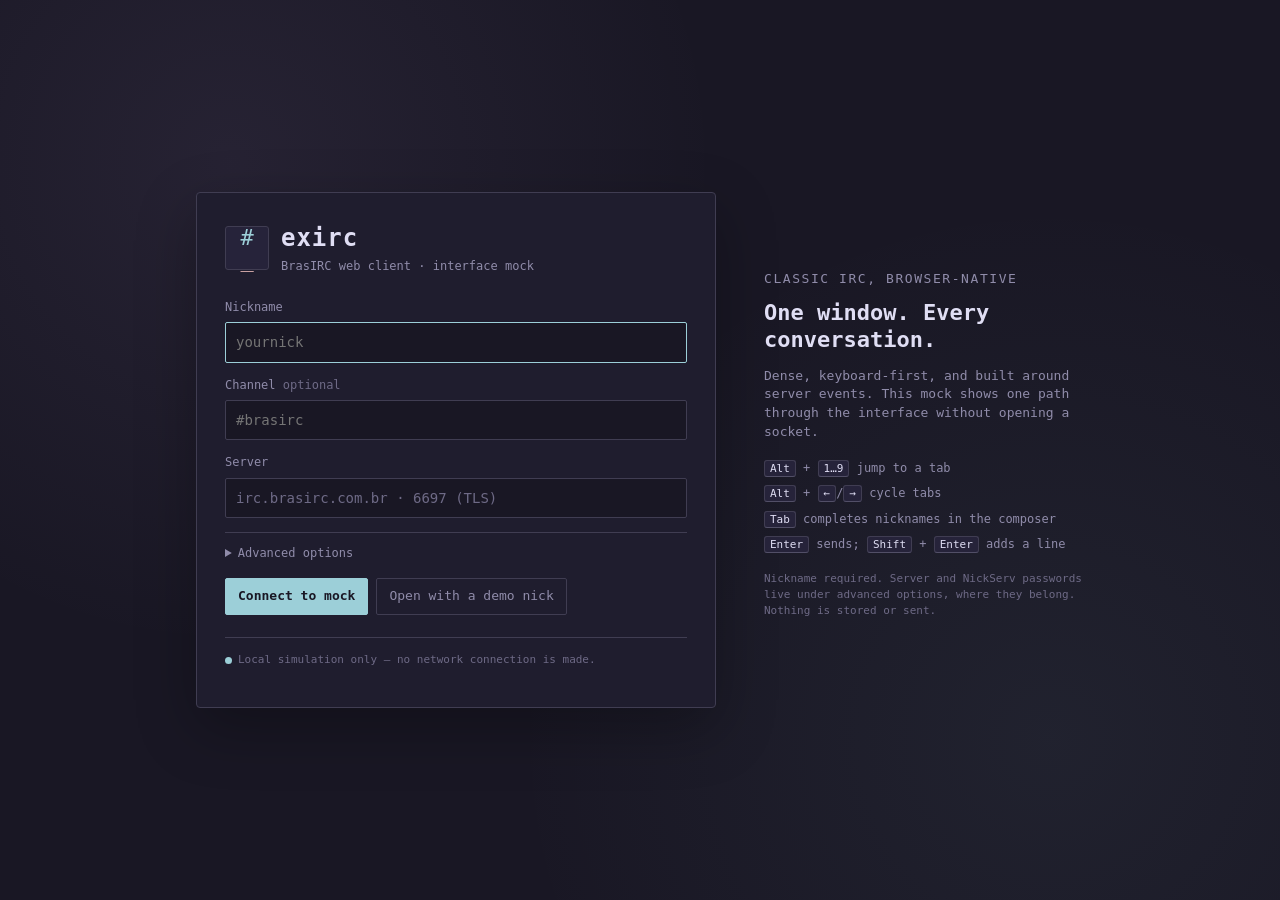
<file: mocks/ui/index.html>
<!doctype html>
<html lang="en">
  <head>
    <meta charset="utf-8" />
    <meta name="viewport" content="width=device-width, initial-scale=1" />
    <meta name="color-scheme" content="dark" />
    <title>exirc — BrasIRC mock</title>
    <link rel="stylesheet" href="styles.css" />
  </head>
  <body data-page="connect">
    <a class="skip-link" href="#nickname">Skip to the connect form</a>

    <main class="connect-shell">
      <section class="connect-card" aria-labelledby="connect-title">
        <div class="brand">
          <div class="brand-mark" aria-hidden="true">#<span>_</span></div>
          <div>
            <h1 id="connect-title">exirc</h1>
            <p>BrasIRC web client · interface mock</p>
          </div>
        </div>

        <form id="connect-form" novalidate>
          <label class="field">
            <span>Nickname</span>
            <input
              id="nickname"
              name="nickname"
              type="text"
              maxlength="30"
              autocomplete="nickname"
              placeholder="yournick"
              required
              autofocus
            />
          </label>

          <label class="field">
            <span>Channel <em>optional</em></span>
            <input
              id="channel"
              name="channel"
              type="text"
              maxlength="64"
              autocomplete="off"
              placeholder="#brasirc"
            />
          </label>

          <label class="field">
            <span>Server</span>
            <input value="irc.brasirc.com.br · 6697 (TLS)" readonly />
          </label>

          <details class="advanced">
            <summary>Advanced options</summary>
            <label class="field">
              <span>Server password <em>optional</em></span>
              <input
                id="server-password"
                name="server-password"
                type="password"
                autocomplete="off"
                placeholder="••••••••"
              />
            </label>
            <label class="field">
              <span>NickServ password <em>optional</em></span>
              <input
                id="nickserv-password"
                name="nickserv-password"
                type="password"
                autocomplete="off"
                placeholder="••••••••"
              />
            </label>
          </details>

          <p class="form-error" id="form-error" role="alert" hidden></p>

          <div class="connect-actions">
            <button class="button button-primary" type="submit">Connect to mock</button>
            <button class="button button-ghost" id="demo-connect" type="button">
              Open with a demo nick
            </button>
          </div>
        </form>

        <p class="connect-foot">
          <span class="dot dot-online" aria-hidden="true"></span>
          Local simulation only — no network connection is made.
        </p>
      </section>

      <aside class="connect-aside" aria-labelledby="aside-title">
        <p class="eyebrow">Classic IRC, browser-native</p>
        <h2 id="aside-title">One window. Every conversation.</h2>
        <p>
          Dense, keyboard-first, and built around server events. This mock shows one
          path through the interface without opening a socket.
        </p>

        <ul class="feature-list">
          <li><kbd>Alt</kbd> + <kbd>1…9</kbd> jump to a tab</li>
          <li><kbd>Alt</kbd> + <kbd>←</kbd>/<kbd>→</kbd> cycle tabs</li>
          <li><kbd>Tab</kbd> completes nicknames in the composer</li>
          <li><kbd>Enter</kbd> sends; <kbd>Shift</kbd> + <kbd>Enter</kbd> adds a line</li>
        </ul>

        <p class="muted-note">
          Nickname required. Server and NickServ passwords live under advanced options,
          where they belong. Nothing is stored or sent.
        </p>
      </aside>
    </main>

    <script src="connect.js"></script>
  </body>
</html>
</file>
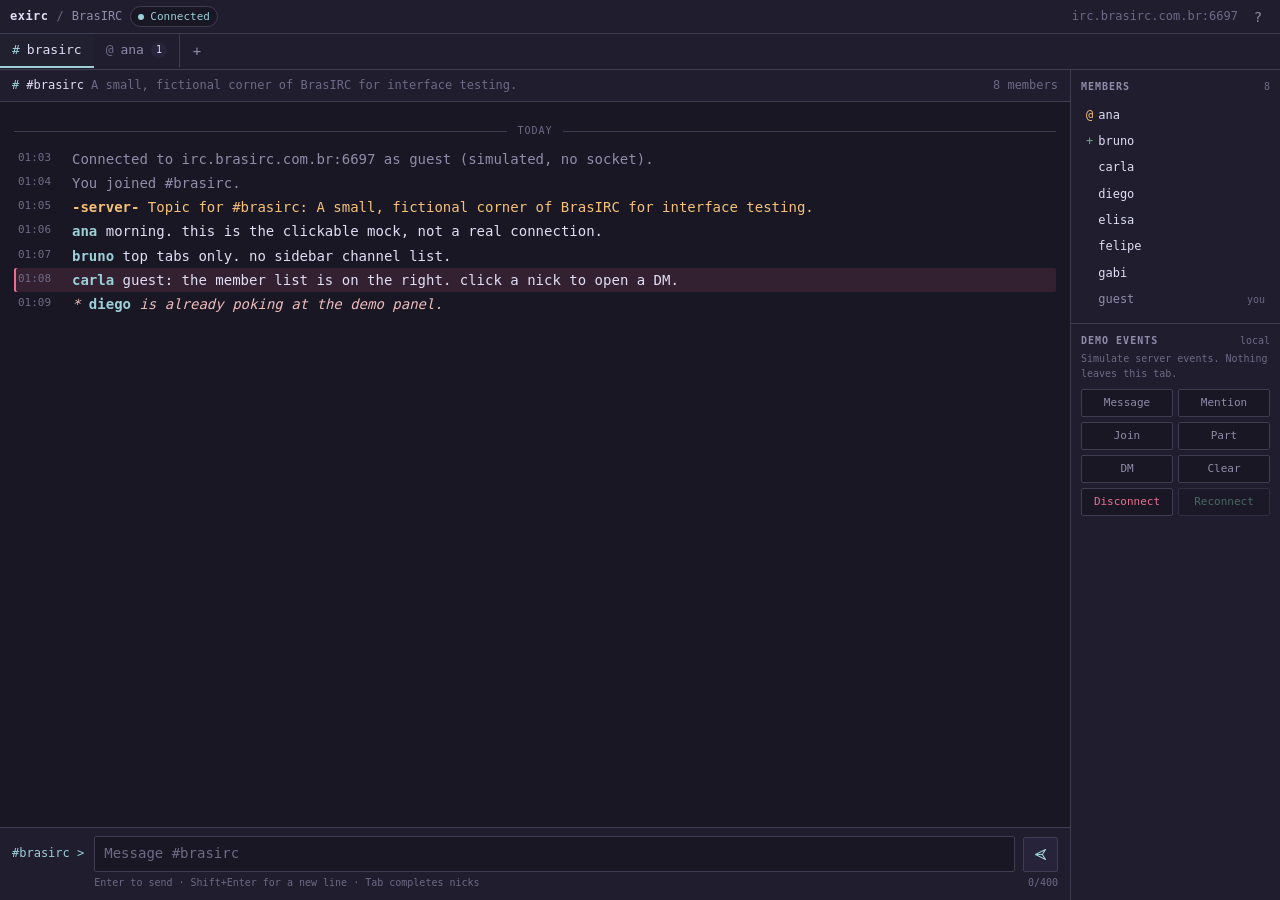
<file: mocks/ui/app.html>
<!doctype html>
<html lang="en">
  <head>
    <meta charset="utf-8" />
    <meta name="viewport" content="width=device-width, initial-scale=1" />
    <meta name="color-scheme" content="dark" />
    <title>exirc — BrasIRC mock</title>
    <link rel="stylesheet" href="styles.css" />
  </head>
  <body data-page="app">
    <a class="skip-link" href="#message-log">Skip to messages</a>

    <div class="app-shell">
      <header class="statusbar" aria-label="Server status">
        <div class="status-left">
          <span class="wordmark">exirc</span>
          <span class="status-sep" aria-hidden="true">/</span>
          <span class="network">BrasIRC</span>
          <span
            class="status-pill status-online"
            id="connection-pill"
            role="status"
            aria-live="polite"
          >
            <span class="dot" aria-hidden="true"></span>
            <span id="connection-label">Connected</span>
          </span>
        </div>

        <div class="status-right">
          <span class="server-host" id="server-host">irc.brasirc.com.br:6697</span>
          <button
            class="icon-button"
            id="shortcuts-button"
            type="button"
            title="Keyboard shortcuts"
            aria-label="Keyboard shortcuts"
            aria-haspopup="dialog"
          >
            ?
          </button>
          <button
            class="demo-toggle"
            id="demo-toggle"
            type="button"
            aria-controls="sidebar"
            aria-expanded="false"
          >
            Demo
          </button>
        </div>
      </header>

      <div class="banner" id="connection-banner" hidden>
        <span id="connection-banner-text">
          Connection lost. The mock is offline until you reconnect.
        </span>
        <button class="button" id="banner-reconnect" type="button">Reconnect</button>
      </div>

      <nav class="tabbar" aria-label="Conversations">
        <div class="tabs" id="tabs" role="tablist" aria-label="Open conversations"></div>
        <button
          class="icon-button join-tab"
          id="join-button"
          type="button"
          title="Join a channel"
          aria-label="Join a channel"
          aria-haspopup="dialog"
        >
          +
        </button>
      </nav>

      <main class="workspace">
        <section
          class="conversation"
          id="conversation-panel"
          role="tabpanel"
          aria-label="Conversation"
          tabindex="-1"
        >
          <div class="topicbar">
            <div class="topic-main">
              <span class="conversation-kind" id="conversation-kind" aria-hidden="true">#</span>
              <span class="conversation-name" id="conversation-name">#brasirc</span>
              <span class="topic" id="conversation-topic"></span>
            </div>
            <div class="topic-actions">
              <span class="member-count" id="member-count"></span>
              <button
                class="button button-ghost mobile-only"
                id="members-button"
                type="button"
                aria-controls="sidebar"
                aria-expanded="false"
              >
                Members
              </button>
            </div>
          </div>

          <div class="log-wrap">
            <div
              class="message-log"
              id="message-log"
              role="log"
              aria-live="polite"
              aria-relevant="additions"
              tabindex="0"
            ></div>
            <button class="jump-latest" id="jump-latest" type="button" hidden>
              Jump to latest ↓
            </button>
          </div>

          <div class="composer">
            <div class="composer-prompt" id="composer-prompt">#brasirc &gt;</div>
            <div class="composer-field">
              <label class="sr-only" for="composer-input">Message the active conversation</label>
              <textarea
                id="composer-input"
                rows="1"
                maxlength="400"
                autocomplete="off"
                spellcheck="false"
                placeholder="Message #brasirc"
                aria-describedby="composer-hint"
              ></textarea>
              <button
                class="send-button"
                id="send-button"
                type="button"
                title="Send (Enter)"
                aria-label="Send message"
              >
                <svg class="icon" viewBox="0 0 24 24" aria-hidden="true">
                  <path d="M4 12 20 4l-5 8 5 8-16-8Z"></path>
                  <path d="M4 12h11"></path>
                </svg>
              </button>
            </div>
            <div class="composer-meta">
              <span id="composer-hint">
                Enter to send · Shift+Enter for a new line · Tab completes nicks
              </span>
              <span id="composer-count">0/400</span>
            </div>
          </div>
        </section>

        <aside class="sidebar" id="sidebar" aria-label="Members and demo controls">
          <button
            class="icon-button sidebar-close"
            id="sidebar-close"
            type="button"
            aria-label="Close members and demo panel"
          >
            ×
          </button>

          <section class="members-panel" aria-labelledby="members-title">
            <div class="panel-header">
              <h2 id="members-title">Members</h2>
              <span id="members-summary"></span>
            </div>
            <div class="member-list" id="member-list"></div>
          </section>

          <section class="demo-panel" aria-labelledby="demo-title">
            <div class="panel-header">
              <h2 id="demo-title">Demo events</h2>
              <span>local</span>
            </div>
            <p class="panel-note">Simulate server events. Nothing leaves this tab.</p>
            <div class="demo-grid">
              <button type="button" data-demo="message">Message</button>
              <button type="button" data-demo="mention">Mention</button>
              <button type="button" data-demo="join">Join</button>
              <button type="button" data-demo="part">Part</button>
              <button type="button" data-demo="dm">DM</button>
              <button type="button" data-demo="clear">Clear</button>
              <button type="button" data-demo="disconnect">Disconnect</button>
              <button type="button" data-demo="reconnect">Reconnect</button>
            </div>
          </section>
        </aside>
      </main>
    </div>

    <div class="overlay" id="sidebar-overlay" hidden></div>

    <dialog class="dialog" id="join-dialog" aria-labelledby="join-title">
      <form id="join-form" novalidate>
        <div class="dialog-header">
          <h2 id="join-title">Join a channel</h2>
          <button
            class="icon-button"
            type="button"
            data-close-dialog="join-dialog"
            aria-label="Close join dialog"
          >
            ×
          </button>
        </div>
        <div class="dialog-body">
          <label class="field">
            <span>Channel</span>
            <input
              id="join-channel"
              name="channel"
              type="text"
              maxlength="64"
              autocomplete="off"
              placeholder="#exirc"
              required
            />
          </label>
          <p class="form-error" id="join-error" role="alert" hidden></p>
          <p class="muted-note">
            Channels start with #. This only adds a simulated tab in the mock.
          </p>
        </div>
        <div class="dialog-actions">
          <button class="button button-ghost" type="button" data-close-dialog="join-dialog">
            Cancel
          </button>
          <button class="button button-primary" type="submit">Join</button>
        </div>
      </form>
    </dialog>

    <dialog class="dialog" id="shortcuts-dialog" aria-labelledby="shortcuts-title">
      <div class="dialog-header">
        <h2 id="shortcuts-title">Keyboard shortcuts</h2>
        <button
          class="icon-button"
          type="button"
          data-close-dialog="shortcuts-dialog"
          aria-label="Close keyboard shortcuts"
        >
          ×
        </button>
      </div>
      <div class="dialog-body">
        <dl class="shortcut-list">
          <dt><kbd>Alt</kbd> + <kbd>1…9</kbd></dt>
          <dd>Jump directly to a visible tab.</dd>
          <dt><kbd>Alt</kbd> + <kbd>←</kbd>/<kbd>→</kbd></dt>
          <dd>Cycle through open conversations.</dd>
          <dt><kbd>Tab</kbd></dt>
          <dd>Complete the nickname at the cursor in the composer.</dd>
          <dt><kbd>Enter</kbd></dt>
          <dd>Send. <kbd>Shift</kbd> + <kbd>Enter</kbd> inserts a new line.</dd>
          <dt><kbd>/me</kbd>, <kbd>/msg</kbd>, <kbd>/join</kbd></dt>
          <dd>Simulated local commands: action, private message, join.</dd>
          <dt><kbd>/clear</kbd>, <kbd>/help</kbd></dt>
          <dd>Clear the active log or open this dialog.</dd>
          <dt><kbd>Esc</kbd></dt>
          <dd>Close the mobile drawer or an open dialog.</dd>
        </dl>
        <p class="panel-note" style="margin-top: 14px">
          No shortcut opens a network connection. This page only changes local mock state.
        </p>
      </div>
    </dialog>

    <div class="toast" id="toast" role="status" aria-live="polite" hidden></div>

    <script src="app.js"></script>
  </body>
</html>
</file>
<file: mocks/ui/styles.css>
/* exirc UI prototype — Rosé Pine / Cascadia Mono. */

:root {
  color-scheme: dark;

  --bg: #191724;
  --bg-panel: #1f1d2e;
  --bg-raised: #26233a;
  --bg-highlight: #21202e;

  --border: #403d52;
  --border-active: #524f67;

  --text: #e0def4;
  --text-muted: #908caa;
  --text-faint: #6e6a86;

  --primary: #9ccfd8;
  --secondary: #c4a7e7;
  --accent: #ebbcba;
  --danger: #eb6f92;
  --warning: #f6c177;
  --success-text: #6aa687;

  --mention-bg: rgba(235, 111, 146, 0.12);
  --selection: #403d52;

  --font-mono: "Cascadia Mono", "Cascadia Code", "DejaVu Sans Mono",
    ui-monospace, SFMono-Regular, Menlo, Consolas, monospace;

  --radius: 2px;
}

*,
*::before,
*::after {
  box-sizing: border-box;
}

html,
body {
  height: 100%;
}

body {
  margin: 0;
  background: var(--bg);
  color: var(--text);
  font-family: var(--font-mono);
  font-size: 14px;
  line-height: 1.45;
  font-variant-ligatures: none;
  -webkit-font-smoothing: antialiased;
  text-rendering: optimizeLegibility;
}

button,
input,
textarea {
  font: inherit;
}

button {
  cursor: pointer;
}

button:disabled {
  cursor: not-allowed;
  opacity: 0.55;
}

a {
  color: var(--primary);
}

:focus-visible {
  outline: 2px solid var(--primary);
  outline-offset: 2px;
}

[hidden] {
  display: none !important;
}

body[data-page="app"] {
  overflow: hidden;
}

svg.icon {
  width: 15px;
  height: 15px;
  display: block;
  fill: none;
  stroke: currentColor;
  stroke-linecap: round;
  stroke-linejoin: round;
  stroke-width: 1.8;
}

.sr-only {
  position: absolute;
  width: 1px;
  height: 1px;
  padding: 0;
  margin: -1px;
  overflow: hidden;
  clip: rect(0, 0, 0, 0);
  white-space: nowrap;
  border: 0;
}

/* --------------------------------------------------------------------------
   Connect screen
   -------------------------------------------------------------------------- */

body[data-page="connect"] {
  background:
    radial-gradient(circle at 18% 18%, rgba(196, 167, 231, 0.08), transparent 38%),
    radial-gradient(circle at 82% 82%, rgba(156, 207, 216, 0.06), transparent 42%),
    var(--bg);
}

.connect-shell {
  min-height: 100dvh;
  display: grid;
  grid-template-columns: minmax(0, 520px) minmax(0, 320px);
  gap: 48px;
  align-items: center;
  justify-content: center;
  padding: 32px;
}

.connect-card {
  background: var(--bg-panel);
  border: 1px solid var(--border);
  border-radius: 4px;
  padding: 28px;
  box-shadow: 0 20px 60px rgba(0, 0, 0, 0.28);
}

.brand {
  display: flex;
  align-items: center;
  gap: 12px;
  margin-bottom: 24px;
}

.brand-mark {
  width: 44px;
  height: 44px;
  display: grid;
  place-items: center;
  border: 1px solid var(--border);
  border-radius: 3px;
  background: var(--bg-raised);
  color: var(--primary);
  font-size: 22px;
  line-height: 1;
}

.brand-mark span {
  color: var(--accent);
}

.brand h1 {
  margin: 0;
  font-size: 24px;
  letter-spacing: 0.04em;
}

.brand p {
  margin: 2px 0 0;
  color: var(--text-muted);
  font-size: 12px;
}

.field {
  display: flex;
  flex-direction: column;
  gap: 6px;
  margin-bottom: 14px;
}

.field > span {
  color: var(--text-muted);
  font-size: 12px;
}

.field em {
  color: var(--text-faint);
  font-style: normal;
}

.field input {
  width: 100%;
  border: 1px solid var(--border);
  border-radius: var(--radius);
  background: var(--bg);
  color: var(--text);
  padding: 9px 10px;
  outline: none;
}

.field input:focus {
  border-color: var(--primary);
}

.field input[readonly] {
  color: var(--text-faint);
}

.advanced {
  margin: 2px 0 16px;
  padding-top: 12px;
  border-top: 1px solid var(--border);
}

.advanced summary {
  color: var(--text-muted);
  cursor: pointer;
  font-size: 12px;
}

.advanced summary:hover {
  color: var(--text);
}

.advanced .field {
  margin-top: 12px;
}

.form-error {
  margin: 0 0 14px;
  padding: 8px 10px;
  border: 1px solid rgba(235, 111, 146, 0.28);
  border-radius: var(--radius);
  background: rgba(235, 111, 146, 0.08);
  color: var(--danger);
  font-size: 12px;
}

.connect-actions {
  display: flex;
  flex-wrap: wrap;
  gap: 8px;
}

.button {
  border: 1px solid var(--border);
  border-radius: var(--radius);
  background: var(--bg-raised);
  color: var(--text);
  padding: 8px 12px;
  font-size: 13px;
}

.button:hover {
  border-color: var(--border-active);
}

.button-primary {
  border-color: var(--primary);
  background: var(--primary);
  color: var(--bg);
  font-weight: 600;
}

.button-primary:hover {
  border-color: #b5e0e6;
  background: #b5e0e6;
}

.button-ghost {
  background: transparent;
  color: var(--text-muted);
}

.button-ghost:hover {
  color: var(--text);
}

.connect-foot {
  display: flex;
  align-items: center;
  gap: 6px;
  margin-top: 22px;
  padding-top: 14px;
  border-top: 1px solid var(--border);
  color: var(--text-faint);
  font-size: 11px;
}

.dot {
  width: 7px;
  height: 7px;
  display: inline-block;
  border-radius: 50%;
  background: var(--text-faint);
}

.dot-online {
  background: var(--primary);
}

.connect-aside {
  max-width: 320px;
}

.eyebrow {
  margin: 0 0 10px;
  color: var(--primary);
  font-size: 11px;
  letter-spacing: 0.12em;
  text-transform: uppercase;
}

.connect-aside h2 {
  margin: 0 0 12px;
  font-size: 22px;
  line-height: 1.25;
}

.connect-aside p {
  color: var(--text-muted);
  font-size: 13px;
}

.feature-list {
  display: grid;
  gap: 8px;
  margin: 18px 0;
  padding: 0;
  list-style: none;
  color: var(--text-muted);
  font-size: 12px;
}

kbd {
  padding: 1px 5px;
  border: 1px solid var(--border);
  border-bottom-color: var(--border-active);
  border-radius: 3px;
  background: var(--bg-raised);
  color: var(--text);
  font-size: 11px;
}

.muted-note {
  color: var(--text-faint) !important;
  font-size: 11px !important;
}

/* --------------------------------------------------------------------------
   App shell
   -------------------------------------------------------------------------- */

.app-shell {
  height: 100dvh;
  display: flex;
  flex-direction: column;
  overflow: hidden;
}

.statusbar {
  flex: 0 0 auto;
  height: 34px;
  display: flex;
  align-items: center;
  justify-content: space-between;
  gap: 12px;
  padding: 0 10px;
  border-bottom: 1px solid var(--border);
  background: var(--bg-panel);
  color: var(--text-muted);
  font-size: 12px;
}

.status-left,
.status-right {
  display: flex;
  align-items: center;
  gap: 8px;
  min-width: 0;
}

.wordmark {
  color: var(--text);
  font-weight: 600;
  letter-spacing: 0.04em;
}

.status-sep {
  color: var(--text-faint);
}

.network {
  color: var(--text-muted);
}

.status-pill {
  display: inline-flex;
  align-items: center;
  gap: 6px;
  padding: 2px 7px;
  border: 1px solid var(--border);
  border-radius: 999px;
  background: var(--bg);
  font-size: 11px;
  white-space: nowrap;
}

.status-pill .dot {
  width: 6px;
  height: 6px;
}

.status-online {
  color: var(--primary);
}

.status-online .dot {
  background: var(--primary);
}

.status-reconnecting {
  color: var(--warning);
}

.status-reconnecting .dot {
  background: var(--warning);
  animation: pulse 1s infinite;
}

.status-offline {
  color: var(--danger);
}

.status-offline .dot {
  background: var(--danger);
}

@keyframes pulse {
  50% {
    opacity: 0.35;
  }
}

.server-host {
  color: var(--text-faint);
  white-space: nowrap;
  overflow: hidden;
  text-overflow: ellipsis;
}

.icon-button {
  width: 24px;
  height: 24px;
  display: inline-grid;
  place-items: center;
  padding: 0;
  border: 1px solid transparent;
  border-radius: var(--radius);
  background: transparent;
  color: var(--text-muted);
  font-size: 14px;
  line-height: 1;
}

.icon-button:hover {
  border-color: var(--border);
  background: var(--bg-raised);
  color: var(--text);
}

.demo-toggle {
  display: none;
  padding: 2px 7px;
  border: 1px solid var(--border);
  border-radius: var(--radius);
  background: transparent;
  color: var(--text-muted);
  font-size: 11px;
}

.demo-toggle:hover {
  border-color: var(--border-active);
  color: var(--text);
}

.banner {
  flex: 0 0 auto;
  display: flex;
  align-items: center;
  justify-content: space-between;
  gap: 12px;
  padding: 7px 12px;
  border-bottom: 1px solid rgba(246, 193, 119, 0.28);
  background: rgba(246, 193, 119, 0.08);
  color: var(--warning);
  font-size: 12px;
}

.banner .button {
  padding: 3px 8px;
  border-color: rgba(246, 193, 119, 0.4);
  background: transparent;
  color: var(--warning);
  font-size: 11px;
}

.tabbar {
  flex: 0 0 auto;
  display: flex;
  align-items: stretch;
  min-height: 36px;
  border-bottom: 1px solid var(--border);
  background: var(--bg-panel);
}

.tabs {
  display: flex;
  align-items: stretch;
  min-width: 0;
  overflow-x: auto;
  scrollbar-width: thin;
  scrollbar-color: var(--border) transparent;
}

.tabs::-webkit-scrollbar {
  height: 4px;
}

.tabs::-webkit-scrollbar-thumb {
  background: var(--border);
}

.tab {
  appearance: none;
  display: inline-flex;
  align-items: center;
  gap: 7px;
  height: 34px;
  padding: 0 12px;
  border: 0;
  border-bottom: 2px solid transparent;
  background: transparent;
  color: var(--text-muted);
  font-size: 13px;
  white-space: nowrap;
}

.tab:hover {
  background: var(--bg-raised);
  color: var(--text);
}

.tab[aria-selected="true"] {
  border-bottom-color: var(--primary);
  background: var(--bg-highlight);
  color: var(--text);
}

.tab-kind {
  color: var(--text-faint);
}

.tab[aria-selected="true"] .tab-kind {
  color: var(--primary);
}

.tab .badge {
  min-width: 16px;
  height: 16px;
  display: inline-grid;
  place-items: center;
  padding: 0 4px;
  border-radius: 999px;
  background: var(--bg-raised);
  color: var(--text);
  font-size: 10px;
  line-height: 1;
}

.tab .badge-mention {
  background: var(--danger);
  color: var(--bg);
}

.join-tab {
  flex: 0 0 auto;
  width: 36px;
  height: 34px;
  border-left: 1px solid var(--border);
  border-radius: 0;
}

.workspace {
  flex: 1 1 auto;
  display: flex;
  min-height: 0;
}

.conversation {
  flex: 1 1 auto;
  display: flex;
  flex-direction: column;
  min-width: 0;
  min-height: 0;
  background: var(--bg);
}

.topicbar {
  flex: 0 0 auto;
  min-height: 32px;
  display: flex;
  align-items: center;
  justify-content: space-between;
  gap: 12px;
  padding: 0 12px;
  border-bottom: 1px solid var(--border);
  background: var(--bg-panel);
  color: var(--text-muted);
  font-size: 12px;
}

.topic-main {
  display: flex;
  align-items: center;
  gap: 7px;
  min-width: 0;
}

.conversation-kind {
  color: var(--primary);
}

.conversation-name {
  color: var(--text);
  white-space: nowrap;
}

.topic {
  overflow: hidden;
  color: var(--text-faint);
  text-overflow: ellipsis;
  white-space: nowrap;
}

.topic-actions {
  display: flex;
  flex: 0 0 auto;
  align-items: center;
  gap: 8px;
}

.member-count {
  color: var(--text-faint);
  white-space: nowrap;
}

.mobile-only {
  display: none;
}

.log-wrap {
  position: relative;
  flex: 1 1 auto;
  min-height: 0;
}

.message-log {
  height: 100%;
  overflow-y: auto;
  padding: 12px 14px 24px;
  scrollbar-width: thin;
  scrollbar-color: var(--border) transparent;
}

.message-log::-webkit-scrollbar {
  width: 8px;
}

.message-log::-webkit-scrollbar-thumb {
  background: var(--border);
}

.message {
  display: grid;
  grid-template-columns: 46px minmax(0, 1fr);
  gap: 8px;
  padding: 2px 4px;
  border-radius: var(--radius);
}

.message:hover {
  background: rgba(255, 255, 255, 0.015);
}

.time {
  padding-top: 1px;
  color: var(--text-faint);
  font-size: 11px;
  user-select: none;
}

.body {
  min-width: 0;
  overflow-wrap: anywhere;
}

.nick {
  appearance: none;
  display: inline;
  padding: 0;
  border: 0;
  background: transparent;
  color: var(--primary);
  font: inherit;
  font-weight: 600;
  text-align: left;
  cursor: pointer;
}

.nick:hover {
  text-decoration: underline;
}

.nick.self {
  color: var(--accent);
}

.text {
  white-space: pre-wrap;
}

.system .system-text {
  color: var(--text-muted);
}

.notice-prefix {
  color: var(--warning);
  font-weight: 600;
}

.notice .text {
  color: var(--warning);
}

.action-text {
  color: var(--accent);
  font-style: italic;
}

.message.mention {
  background: var(--mention-bg);
  box-shadow: inset 2px 0 var(--danger);
}

.date-divider {
  display: flex;
  align-items: center;
  gap: 10px;
  margin: 10px 0 8px;
  color: var(--text-faint);
  font-size: 10px;
  letter-spacing: 0.1em;
  text-transform: uppercase;
}

.date-divider::before,
.date-divider::after {
  content: "";
  flex: 1;
  height: 1px;
  background: var(--border);
}

.empty-state {
  padding: 18px 4px;
  color: var(--text-faint);
  font-size: 12px;
}

.jump-latest {
  position: absolute;
  right: 18px;
  bottom: 12px;
  padding: 4px 8px;
  border: 1px solid var(--border-active);
  border-radius: 999px;
  background: var(--bg-raised);
  color: var(--primary);
  font-size: 11px;
}

.jump-latest:hover {
  border-color: var(--primary);
}

.composer {
  flex: 0 0 auto;
  display: grid;
  grid-template-columns: auto minmax(0, 1fr);
  gap: 4px 10px;
  align-items: start;
  padding: 8px 12px 10px;
  border-top: 1px solid var(--border);
  background: var(--bg-panel);
}

.composer-prompt {
  padding-top: 9px;
  color: var(--primary);
  font-size: 12px;
  white-space: nowrap;
  user-select: none;
}

.composer-field {
  display: flex;
  align-items: flex-end;
  gap: 8px;
  min-width: 0;
}

#composer-input {
  flex: 1 1 auto;
  min-width: 0;
  min-height: 35px;
  max-height: 120px;
  padding: 7px 9px;
  border: 1px solid var(--border);
  border-radius: var(--radius);
  outline: none;
  background: var(--bg);
  color: var(--text);
  line-height: 1.4;
  resize: none;
}

#composer-input:focus {
  border-color: var(--primary);
}

#composer-input::placeholder {
  color: var(--text-faint);
}

#composer-input:disabled {
  opacity: 0.7;
}

.send-button {
  flex: 0 0 auto;
  width: 35px;
  height: 35px;
  display: grid;
  place-items: center;
  padding: 0;
  border: 1px solid var(--border);
  border-radius: var(--radius);
  background: var(--bg-raised);
  color: var(--primary);
}

.send-button:hover {
  border-color: var(--primary);
}

.send-button:disabled {
  color: var(--text-faint);
  cursor: not-allowed;
  opacity: 0.6;
}

.composer-meta {
  grid-column: 2;
  display: flex;
  justify-content: space-between;
  gap: 10px;
  color: var(--text-faint);
  font-size: 10px;
}

/* --------------------------------------------------------------------------
   Sidebar and demo panel
   -------------------------------------------------------------------------- */

.sidebar {
  flex: 0 0 210px;
  display: flex;
  flex-direction: column;
  min-height: 0;
  overflow-y: auto;
  border-left: 1px solid var(--border);
  background: var(--bg-panel);
  scrollbar-width: thin;
  scrollbar-color: var(--border) transparent;
}

.sidebar::-webkit-scrollbar {
  width: 6px;
}

.sidebar::-webkit-scrollbar-thumb {
  background: var(--border);
}

.sidebar-close {
  display: none;
}

.panel-header {
  display: flex;
  align-items: center;
  justify-content: space-between;
  gap: 8px;
}

.panel-header h2 {
  margin: 0;
  color: var(--text-muted);
  font-size: 10px;
  font-weight: 600;
  letter-spacing: 0.1em;
  text-transform: uppercase;
}

.panel-header span {
  color: var(--text-faint);
  font-size: 10px;
}

.members-panel {
  padding: 10px;
  border-bottom: 1px solid var(--border);
}

.member-list {
  display: flex;
  flex-direction: column;
  gap: 1px;
  margin-top: 8px;
}

.member {
  display: flex;
  align-items: center;
  gap: 5px;
  width: 100%;
  padding: 4px 5px;
  border: 0;
  border-radius: var(--radius);
  background: transparent;
  color: var(--text);
  font-size: 12px;
  text-align: left;
}

.member:hover {
  background: var(--bg-raised);
}

.member .prefix {
  width: 1ch;
  display: inline-block;
  color: var(--warning);
  text-align: center;
}

.member.voiced .prefix {
  color: var(--success-text);
}

.member.self {
  color: var(--text-muted);
  cursor: default;
}

.member .you {
  margin-left: auto;
  color: var(--text-faint);
  font-size: 10px;
}

.member-empty {
  padding: 6px 0;
  color: var(--text-faint);
  font-size: 11px;
}

.demo-panel {
  padding: 10px;
}

.panel-note {
  margin: 4px 0 8px;
  color: var(--text-faint);
  font-size: 10px;
}

.demo-grid {
  display: grid;
  grid-template-columns: 1fr 1fr;
  gap: 5px;
}

.demo-grid button {
  padding: 5px 4px;
  border: 1px solid var(--border);
  border-radius: var(--radius);
  background: var(--bg);
  color: var(--text-muted);
  font-size: 11px;
}

.demo-grid button:hover {
  border-color: var(--border-active);
  background: var(--bg-raised);
  color: var(--text);
}

.demo-grid button[data-demo="disconnect"] {
  color: var(--danger);
}

.demo-grid button[data-demo="reconnect"] {
  color: var(--success-text);
}

/* --------------------------------------------------------------------------
   Dialogs, toast, overlays
   -------------------------------------------------------------------------- */

.overlay {
  position: fixed;
  inset: 0;
  z-index: 20;
  background: rgba(0, 0, 0, 0.55);
}

.dialog {
  width: min(460px, calc(100vw - 32px));
  padding: 0;
  border: 1px solid var(--border-active);
  border-radius: 4px;
  background: var(--bg-panel);
  color: var(--text);
  box-shadow: 0 24px 80px rgba(0, 0, 0, 0.5);
}

.dialog::backdrop {
  background: rgba(0, 0, 0, 0.6);
}

.dialog-header {
  display: flex;
  align-items: center;
  justify-content: space-between;
  gap: 12px;
  padding: 12px 14px;
  border-bottom: 1px solid var(--border);
}

.dialog-header h2 {
  margin: 0;
  font-size: 14px;
}

.dialog-body {
  padding: 14px;
}

.dialog-actions {
  display: flex;
  justify-content: flex-end;
  gap: 8px;
  padding: 0 14px 14px;
}

.shortcut-list {
  display: grid;
  grid-template-columns: auto 1fr;
  gap: 8px 14px;
  margin: 0;
  font-size: 12px;
}

.shortcut-list dt {
  color: var(--text);
}

.shortcut-list dd {
  margin: 0;
  color: var(--text-muted);
}

.toast {
  position: fixed;
  left: 50%;
  bottom: 24px;
  z-index: 50;
  padding: 7px 11px;
  border: 1px solid var(--border-active);
  border-radius: 999px;
  background: var(--bg-raised);
  color: var(--text);
  font-size: 12px;
  box-shadow: 0 8px 30px rgba(0, 0, 0, 0.35);
  transform: translateX(-50%);
}

.skip-link {
  position: absolute;
  top: 0;
  left: -9999px;
  z-index: 100;
}

.skip-link:focus {
  left: 8px;
  top: 8px;
  padding: 6px 10px;
  background: var(--bg-raised);
}

/* --------------------------------------------------------------------------
   Responsive
   -------------------------------------------------------------------------- */

@media (max-width: 900px) {
  .sidebar {
    position: fixed;
    top: 0;
    right: 0;
    bottom: 0;
    z-index: 30;
    width: min(86vw, 300px);
    border-left: 1px solid var(--border);
    box-shadow: -20px 0 60px rgba(0, 0, 0, 0.4);
    transform: translateX(100%);
    transition: transform 180ms ease;
  }

  body.sidebar-open .sidebar {
    transform: translateX(0);
  }

  .sidebar-close {
    position: sticky;
    top: 8px;
    z-index: 1;
    display: inline-grid;
    align-self: flex-end;
    margin: 8px 8px 0 0;
  }

  .mobile-only,
  .demo-toggle {
    display: inline-flex;
  }

  .server-host {
    display: none;
  }
}

@media (max-width: 820px) {
  .connect-shell {
    grid-template-columns: minmax(0, 520px);
    gap: 28px;
  }

  .connect-aside {
    max-width: none;
  }
}

@media (max-width: 640px) {
  .statusbar {
    height: 32px;
    padding: 0 8px;
    font-size: 11px;
  }

  .status-left {
    gap: 6px;
  }

  .status-sep,
  .network {
    display: none;
  }

  .status-pill {
    padding: 2px 6px;
  }

  .tab {
    height: 32px;
    padding: 0 9px;
    font-size: 12px;
  }

  .tabbar {
    min-height: 34px;
  }

  .join-tab {
    width: 34px;
    height: 32px;
  }

  .topicbar {
    min-height: 30px;
    padding: 0 8px;
  }

  .topic {
    max-width: 42vw;
  }

  .member-count {
    display: none;
  }

  .message-log {
    padding: 10px 8px 18px;
  }

  .message {
    grid-template-columns: 40px minmax(0, 1fr);
    gap: 6px;
  }

  .time {
    font-size: 10px;
  }

  .composer {
    grid-template-columns: minmax(0, 1fr);
    gap: 2px;
    padding: 6px 8px 8px;
  }

  .composer-prompt {
    display: none;
  }

  .composer-meta {
    grid-column: 1;
  }

  .composer-meta #composer-hint {
    overflow: hidden;
    text-overflow: ellipsis;
    white-space: nowrap;
  }

  .jump-latest {
    right: 10px;
    bottom: 8px;
  }

  .dialog {
    width: calc(100vw - 16px);
  }
}

@media (max-width: 520px) {
  .connect-shell {
    padding: 16px;
  }

  .connect-card {
    padding: 20px;
  }

  .connect-aside {
    display: none;
  }
}

@media (prefers-reduced-motion: reduce) {
  *,
  *::before,
  *::after {
    animation: none !important;
    transition: none !important;
  }
}
</file>
